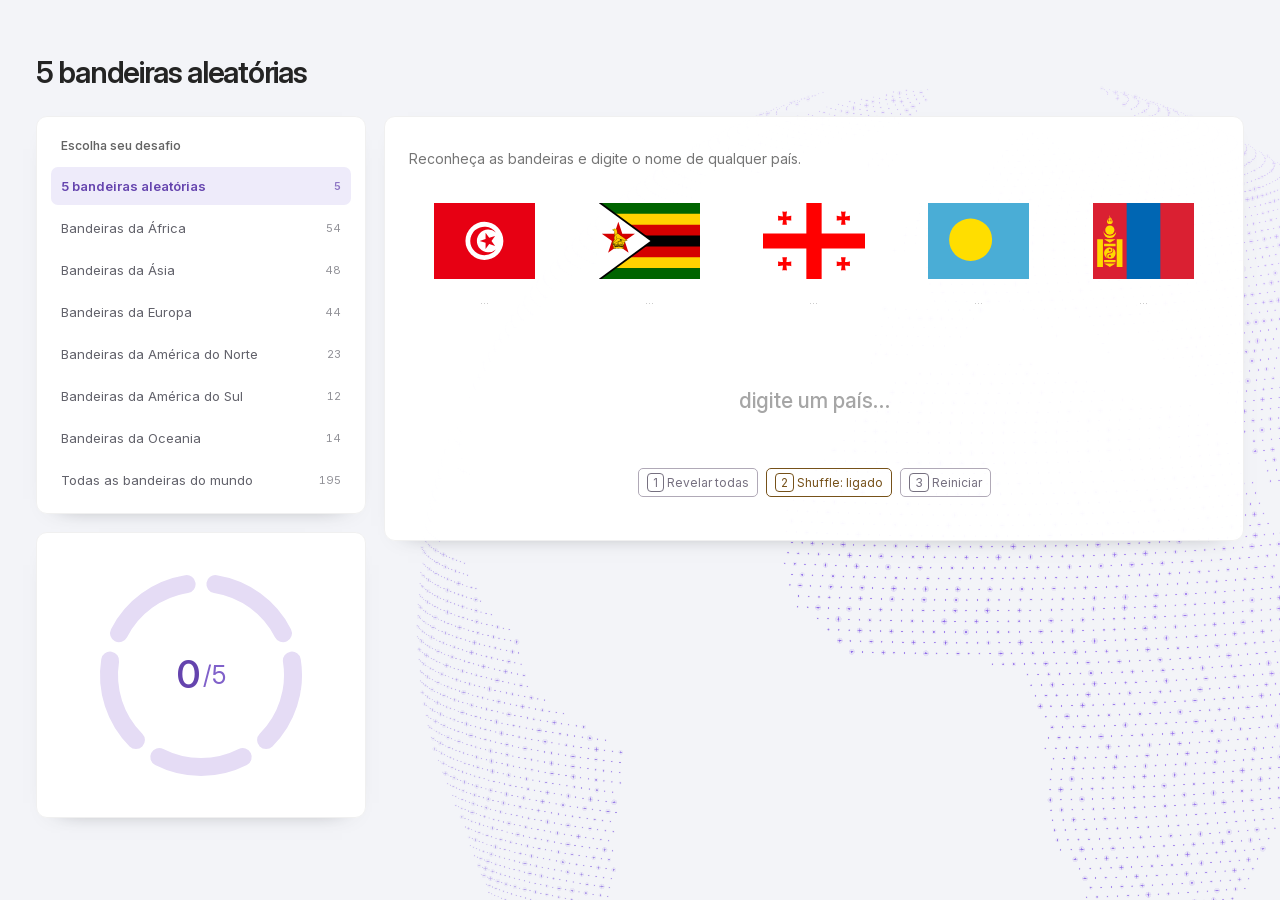
<file: index.html>
<!doctype html>
<html lang="pt-BR">
<head>
  <meta charset="utf-8">
  <meta name="viewport" content="width=device-width, initial-scale=1">
  <title>5 bandeiras aleatórias</title>
  <link rel="stylesheet" href="design-system.css?v=instant-batches-11">
  <link rel="stylesheet" href="styles.css?v=instant-batches-11">
  <script defer src="countries.js?v=instant-batches-11"></script>
  <script defer src="game.js?v=instant-batches-11"></script>
  <script defer src="modes.js?v=instant-batches-11"></script>
  <script defer src="audio.js?v=instant-batches-11"></script>
  <script defer src="app.js?v=instant-batches-11"></script>
  <script defer src="globe-data.js?v=instant-batches-11"></script>
  <script defer src="globe.js?v=instant-batches-11"></script>
</head>
<body>
  <canvas id="world-background" aria-hidden="true"></canvas>
  <main class="page">
    <header class="intro">
      <h1 id="game-title">5 bandeiras aleatórias</h1>
    </header>
    <div class="dashboard">
      <aside class="sidebar">
        <nav class="panel mode-panel" aria-label="Tipo de jogo" aria-keyshortcuts="ArrowUp ArrowDown" aria-describedby="mode-shortcuts">
          <p id="mode-shortcuts" class="sr-only">Use seta para cima ou seta para baixo para mudar o modo de jogo na ordem do menu. Mudar o modo inicia uma nova rodada.</p>
          <p class="mode-heading">Escolha seu desafio</p>
          <div id="game-modes" class="game-modes"></div>
        </nav>
        <section class="panel progress-panel" aria-label="Seu progresso">
          <div class="gauge" id="progress-gauge" role="progressbar" aria-label="Países descobertos" aria-valuemin="0" aria-valuemax="5" aria-valuenow="0">
            <svg id="progress-segments" viewBox="0 0 240 240" aria-hidden="true" focusable="false"></svg>
            <div class="gauge-value" aria-hidden="true"><span id="gauge-count" class="gauge-count">0</span><span id="gauge-total" class="gauge-total">/5</span></div>
          </div>
          <p id="filled-count" class="sr-only" aria-live="polite">0 de 5 países completos</p>
        </section>
      </aside>
      <div class="main-column">
        <section class="panel game-panel" aria-label="Desafio de bandeiras">
          <p class="game-description">Reconheça as bandeiras e digite o nome de qualquer país.</p>
          <form id="game-form" autocomplete="off">
            <div class="flags-grid" id="flags-grid"></div>
            <div id="batch-controls" class="batch-controls" hidden>
              <button id="batch-previous" type="button" class="reveal-button" aria-label="Leva anterior, seta para a esquerda" aria-keyshortcuts="ArrowLeft" title="Leva anterior (←)">←</button>
              <span id="batch-label" role="status" aria-live="polite"></span>
              <button id="batch-next" type="button" class="reveal-button" aria-label="Próxima leva, seta para a direita" aria-keyshortcuts="ArrowRight" title="Próxima leva (→)">→</button>
            </div>
            <div class="typing-area">
              <label class="sr-only" for="country-input">Digite o nome de qualquer país das bandeiras</label>
              <input id="country-input" class="country-input" type="text" placeholder="digite um país…" spellcheck="false" autocomplete="off" autocapitalize="none" aria-describedby="typing-hint">
              <p id="typing-hint" class="sr-only">Digite qualquer um dos países · Backspace para corrigir</p>
            </div>
            <div class="game-controls">
              <button id="reveal-button" type="button" class="reveal-button" aria-keyshortcuts="1" aria-label="Revelar todas as respostas pendentes, atalho 1"><kbd>1</kbd> Revelar todas</button>
              <button id="shuffle-button" type="button" class="reveal-button" aria-pressed="true" aria-keyshortcuts="2" aria-label="Alternar shuffle, atalho 2"><kbd>2</kbd> <span id="shuffle-label">Shuffle: ligado</span></button>
              <button id="restart-round" type="button" class="reveal-button" aria-keyshortcuts="3" aria-label="Reiniciar a rodada atual, atalho 3"><kbd>3</kbd> Reiniciar</button>
            </div>
            <p id="answer-hint" class="answer-hint" hidden>Enter para confirmar este país, ou continue digitando um nome maior.</p>
            <div class="round-bottom">
              <div id="round-status" class="round-status" role="status" aria-live="polite" aria-atomic="true"></div>
              <button type="button" id="new-round" class="ds-button" hidden>Nova rodada ↗</button>
            </div>
          </form>
          <noscript><p class="notice">Ative o JavaScript no navegador para jogar.</p></noscript>
        </section>
      </div>
    </div>
  </main>
</body>
</html>
</file>
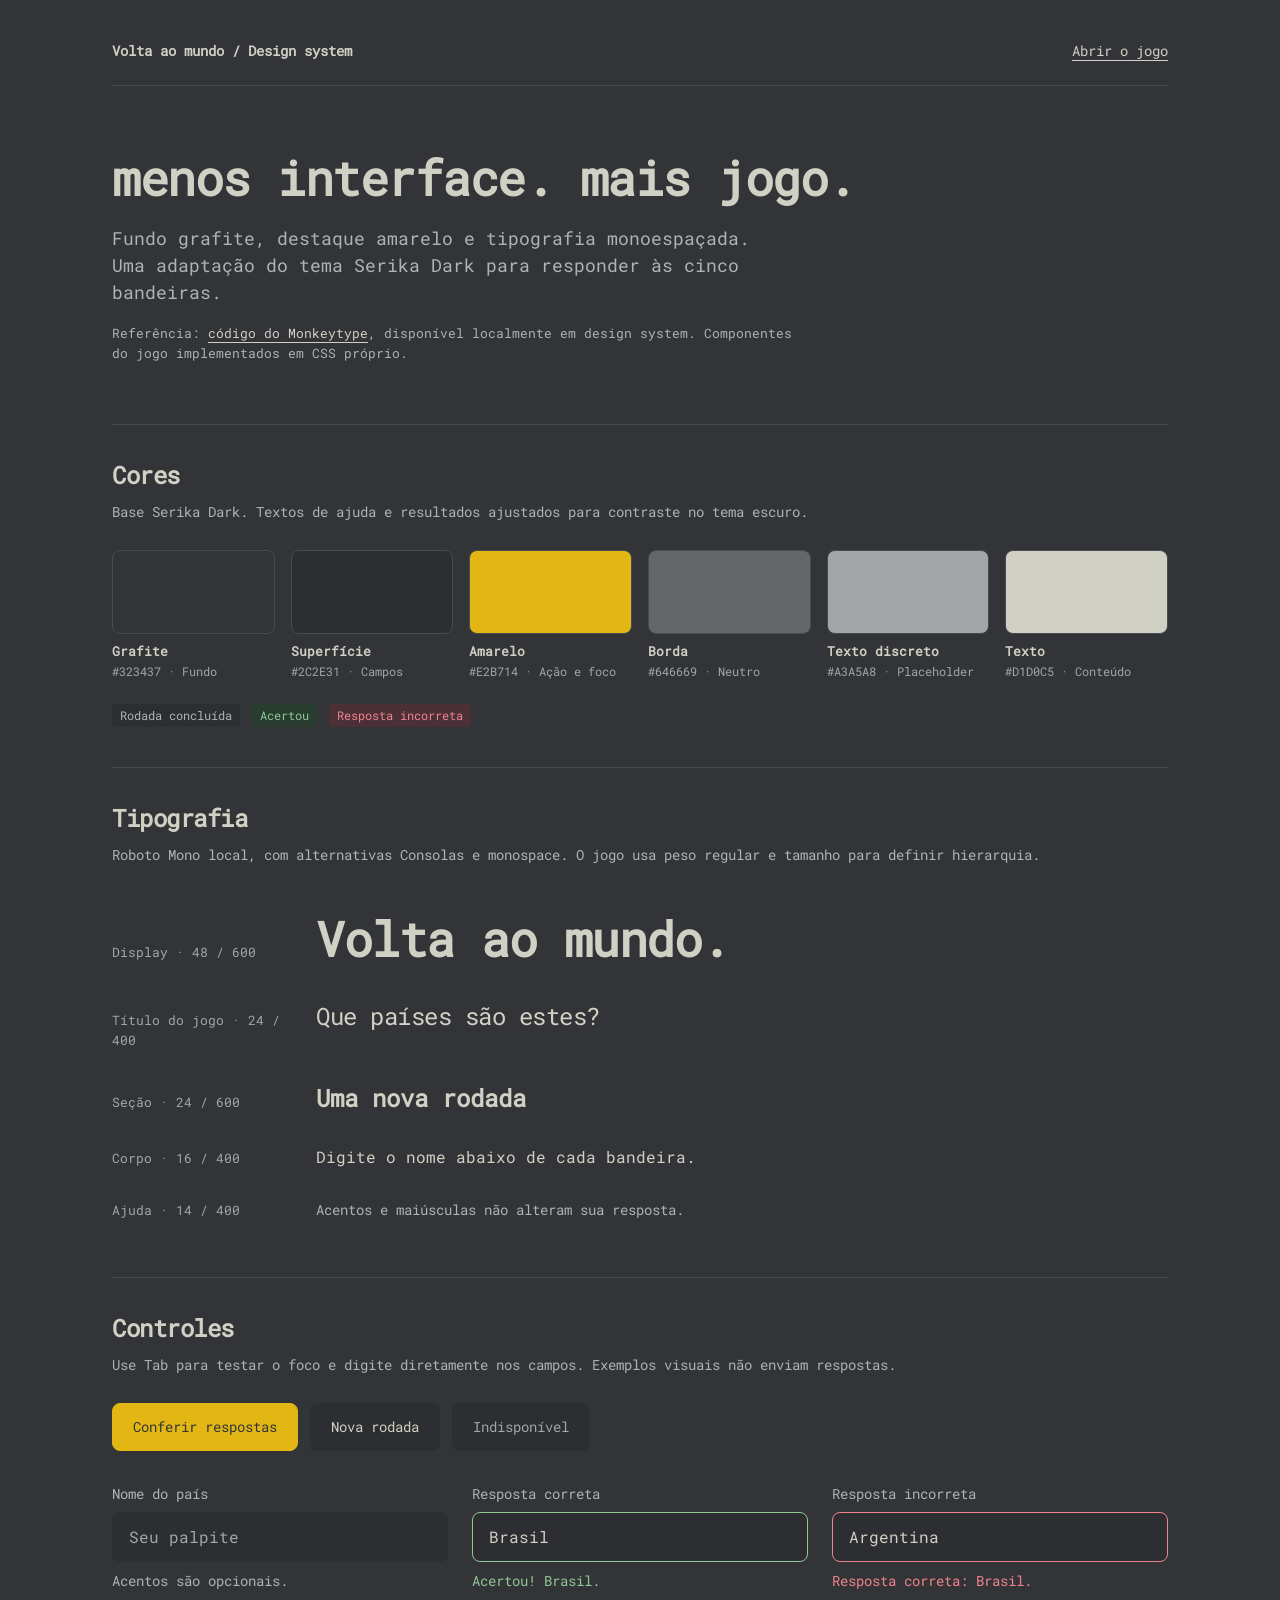
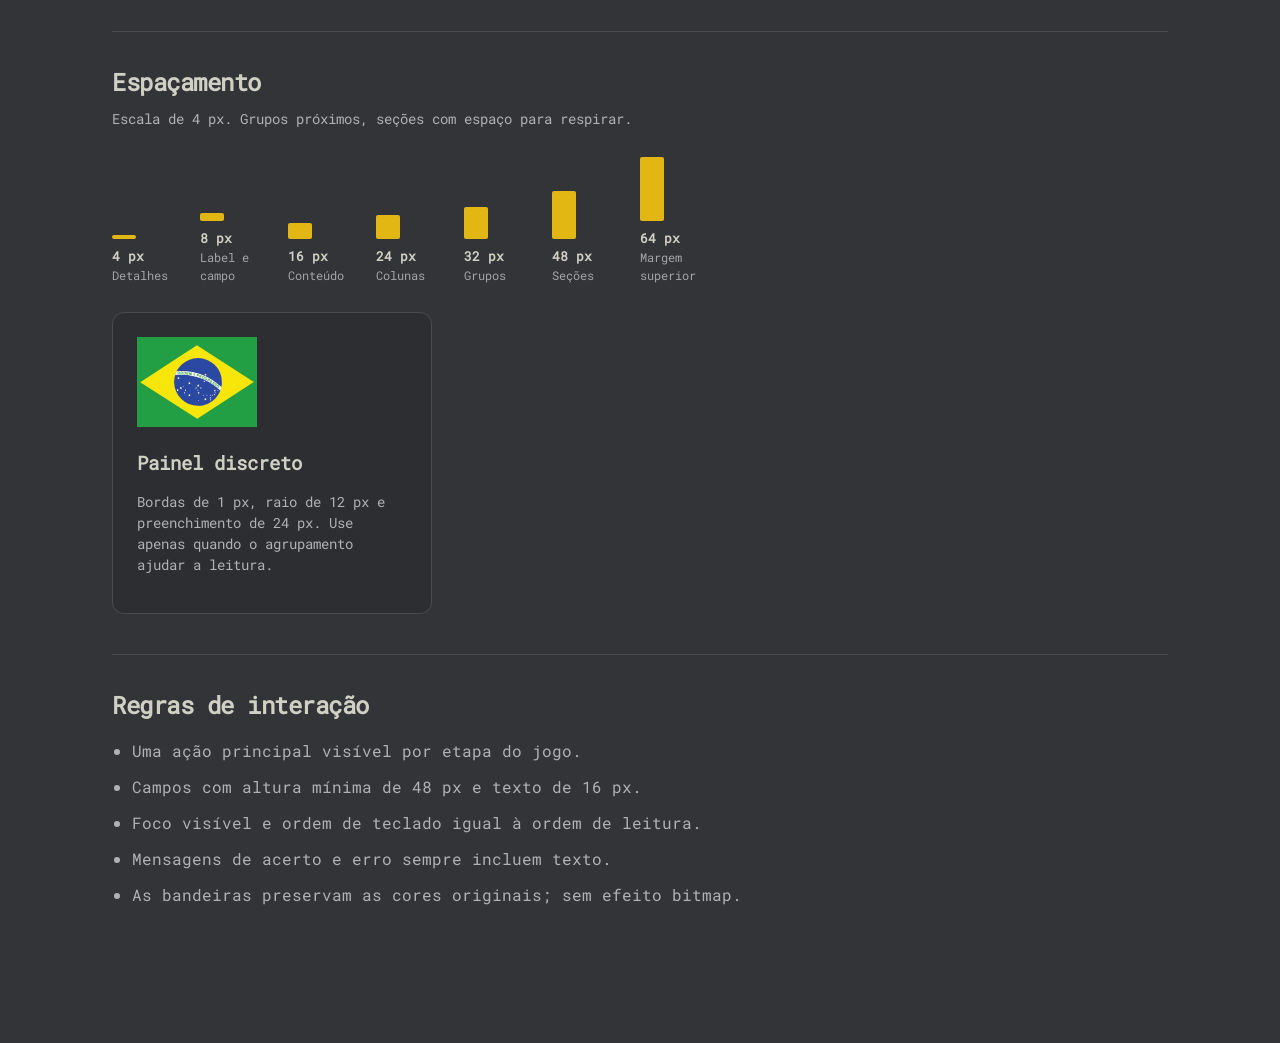
<file: design-system.html>
<!doctype html>
<html lang="pt-BR">
<head>
  <meta charset="utf-8">
  <meta name="viewport" content="width=device-width, initial-scale=1">
  <title>Design system — Volta ao mundo</title>
  <link rel="stylesheet" href="design-system.css">
  <style>
    * { box-sizing: border-box; }
    body { margin: 0; background: var(--ds-bg); color: var(--ds-text); font-family: var(--ds-font); line-height: 1.5; }
    main { max-width: var(--ds-container); margin: auto; padding: 40px 32px 80px; }
    nav { display: flex; justify-content: space-between; gap: 16px; padding-bottom: 24px; border-bottom: 1px solid var(--ds-divider); font-size: 14px; }
    a { color: var(--ds-text); text-underline-offset: 4px; }
    a:focus-visible { outline: 2px solid var(--ds-focus); outline-offset: 4px; }
    header { padding: 64px 0 48px; }
    h1 { margin: 0 0 20px; font-size: clamp(32px, 5vw, 48px); letter-spacing: -1.5px; line-height: 1.15; font-weight: 600; }
    header p { max-width: 680px; font-size: 18px; color: var(--ds-text-secondary); }
    header .source { font-size: 13px; }
    section { padding: 32px 0 40px; border-top: 1px solid var(--ds-divider); }
    h2 { margin: 0 0 8px; font-size: 24px; font-weight: 600; letter-spacing: -.5px; }
    .description { margin: 0 0 28px; color: var(--ds-text-secondary); font-size: 14px; }
    .palette { display: grid; grid-template-columns: repeat(6, minmax(0, 1fr)); gap: 16px; }
    .swatch { height: 84px; border: 1px solid var(--ds-divider); border-radius: var(--ds-radius-md); background: var(--swatch); }
    figure { margin: 0; min-width: 0; }
    figcaption { font-size: 13px; margin-top: 8px; font-weight: 600; }
    figcaption span { display: block; color: var(--ds-text-muted); font-weight: 400; font-size: 12px; }
    .type-row { display: grid; grid-template-columns: 180px minmax(0, 1fr); gap: 24px; align-items: baseline; padding: 16px 0; }
    .type-row small { color: var(--ds-text-muted); }
    .type-row p { margin: 0; line-height: 1.25; overflow-wrap: anywhere; }
    .examples { display: flex; flex-wrap: wrap; gap: 12px; align-items: center; }
    .forms { display: grid; grid-template-columns: repeat(3, minmax(0, 1fr)); gap: 24px; margin-top: 32px; }
    .space-scale { display: flex; gap: 24px; align-items: flex-end; flex-wrap: wrap; }
    .space-scale figure { width: 64px; }
    .space-bar { width: 24px; height: var(--size); background: var(--ds-action); border-radius: 2px; }
    .sample { max-width: 320px; margin-top: 28px; }
    .sample h3 { margin: 16px 0 8px; font-weight: 600; }
    .sample img { width: 120px; height: 90px; object-fit: contain; }
    .sample p { font-size: 14px; color: var(--ds-text-secondary); }
    .rules { max-width: 760px; padding-left: 20px; color: var(--ds-text-secondary); }
    .rules li { margin-bottom: 12px; }
    @media (max-width: 760px) { main { padding: 24px 20px 48px; } header { padding: 40px 0; } .palette { grid-template-columns: repeat(3, minmax(0, 1fr)); } .forms { grid-template-columns: 1fr; } .type-row { grid-template-columns: 1fr; gap: 8px; } nav { flex-wrap: wrap; } }
  </style>
</head>
<body>
  <main>
    <nav aria-label="Navegação"><strong>Volta ao mundo / Design system</strong><a href="index.html">Abrir o jogo</a></nav>
    <header>
      <h1>menos interface. mais jogo.</h1>
      <p>Fundo grafite, destaque amarelo e tipografia monoespaçada. Uma adaptação do tema Serika Dark para responder às cinco bandeiras.</p>
      <p class="source">Referência: <a href="https://github.com/monkeytypegame/monkeytype">código do Monkeytype</a>, disponível localmente em design system. Componentes do jogo implementados em CSS próprio.</p>
    </header>
    <section aria-labelledby="colors">
      <h2 id="colors">Cores</h2><p class="description">Base Serika Dark. Textos de ajuda e resultados ajustados para contraste no tema escuro.</p>
      <div class="palette">
        <figure><div class="swatch" style="--swatch:var(--ds-bg)"></div><figcaption>Grafite<span>#323437 · Fundo</span></figcaption></figure>
        <figure><div class="swatch" style="--swatch:var(--ds-surface)"></div><figcaption>Superfície<span>#2C2E31 · Campos</span></figcaption></figure>
        <figure><div class="swatch" style="--swatch:var(--ds-action)"></div><figcaption>Amarelo<span>#E2B714 · Ação e foco</span></figcaption></figure>
        <figure><div class="swatch" style="--swatch:var(--ds-border)"></div><figcaption>Borda<span>#646669 · Neutro</span></figcaption></figure>
        <figure><div class="swatch" style="--swatch:var(--ds-text-muted)"></div><figcaption>Texto discreto<span>#A3A5A8 · Placeholder</span></figcaption></figure>
        <figure><div class="swatch" style="--swatch:var(--ds-text)"></div><figcaption>Texto<span>#D1D0C5 · Conteúdo</span></figcaption></figure>
      </div>
      <div class="examples" style="margin-top:24px"><span class="ds-badge">Rodada concluída</span><span class="ds-badge ds-badge--success">Acertou</span><span class="ds-badge ds-badge--error">Resposta incorreta</span></div>
    </section>
    <section aria-labelledby="type">
      <h2 id="type">Tipografia</h2><p class="description">Roboto Mono local, com alternativas Consolas e monospace. O jogo usa peso regular e tamanho para definir hierarquia.</p>
      <div class="type-row"><small>Display · 48 / 600</small><p style="font-size:var(--ds-display);font-weight:600;letter-spacing:-1.5px">Volta ao mundo.</p></div>
      <div class="type-row"><small>Título do jogo · 24 / 400</small><p style="font-size:var(--ds-heading-sm);font-weight:400;letter-spacing:-.5px">Que países são estes?</p></div>
      <div class="type-row"><small>Seção · 24 / 600</small><p style="font-size:var(--ds-heading-sm);font-weight:600">Uma nova rodada</p></div>
      <div class="type-row"><small>Corpo · 16 / 400</small><p style="font-size:var(--ds-text-md);line-height:1.5">Digite o nome abaixo de cada bandeira.</p></div>
      <div class="type-row"><small>Ajuda · 14 / 400</small><p style="font-size:var(--ds-text-sm);color:var(--ds-text-secondary)">Acentos e maiúsculas não alteram sua resposta.</p></div>
    </section>
    <section aria-labelledby="components">
      <h2 id="components">Controles</h2><p class="description">Use Tab para testar o foco e digite diretamente nos campos. Exemplos visuais não enviam respostas.</p>
      <div class="examples"><button type="button" class="ds-button">Conferir respostas</button><button type="button" class="ds-button ds-button--secondary">Nova rodada</button><button type="button" class="ds-button" disabled>Indisponível</button></div>
      <div class="forms">
        <div><label class="ds-label" for="example-default">Nome do país</label><input class="ds-input" id="example-default" placeholder="Seu palpite" aria-describedby="help-default"><p class="ds-help" id="help-default">Acentos são opcionais.</p></div>
        <div><label class="ds-label" for="example-success">Resposta correta</label><input class="ds-input ds-input--success" id="example-success" value="Brasil" aria-describedby="help-success" readonly><p class="ds-help ds-help--success" id="help-success">Acertou! Brasil.</p></div>
        <div><label class="ds-label" for="example-error">Resposta incorreta</label><input class="ds-input ds-input--error" id="example-error" value="Argentina" aria-describedby="help-error" readonly><p class="ds-help ds-help--error" id="help-error">Resposta correta: Brasil.</p></div>
      </div>
    </section>
    <section aria-labelledby="spacing">
      <h2 id="spacing">Espaçamento</h2><p class="description">Escala de 4 px. Grupos próximos, seções com espaço para respirar.</p>
      <div class="space-scale">
        <figure><div class="space-bar" style="--size:4px"></div><figcaption>4 px<span>Detalhes</span></figcaption></figure>
        <figure><div class="space-bar" style="--size:8px"></div><figcaption>8 px<span>Label e campo</span></figcaption></figure>
        <figure><div class="space-bar" style="--size:16px"></div><figcaption>16 px<span>Conteúdo</span></figcaption></figure>
        <figure><div class="space-bar" style="--size:24px"></div><figcaption>24 px<span>Colunas</span></figcaption></figure>
        <figure><div class="space-bar" style="--size:32px"></div><figcaption>32 px<span>Grupos</span></figcaption></figure>
        <figure><div class="space-bar" style="--size:48px"></div><figcaption>48 px<span>Seções</span></figcaption></figure>
        <figure><div class="space-bar" style="--size:64px"></div><figcaption>64 px<span>Margem superior</span></figcaption></figure>
      </div>
      <div class="ds-panel sample"><img src="assets/flags/br.svg" alt="Bandeira do Brasil"><h3>Painel discreto</h3><p>Bordas de 1 px, raio de 12 px e preenchimento de 24 px. Use apenas quando o agrupamento ajudar a leitura.</p></div>
    </section>
    <section aria-labelledby="interaction">
      <h2 id="interaction">Regras de interação</h2>
      <ul class="rules"><li>Uma ação principal visível por etapa do jogo.</li><li>Campos com altura mínima de 48 px e texto de 16 px.</li><li>Foco visível e ordem de teclado igual à ordem de leitura.</li><li>Mensagens de acerto e erro sempre incluem texto.</li><li>As bandeiras preservam as cores originais; sem efeito bitmap.</li></ul>
    </section>
  </main>
</body>
</html>
</file>
<file: design-system.css>
/* Referência: Monkeytype, Serika Dark. Implementação própria para o jogo local. */
@font-face {
  font-family: 'Roboto Mono';
  font-style: normal;
  font-weight: 400;
  font-display: swap;
  src: url('assets/fonts/RobotoMono-Regular.woff2') format('woff2');
}
:root {
  color-scheme: dark;
  --ds-white: #ffffff;
  --ds-gray-25: #fcfcfd;
  --ds-gray-50: #f9fafb;
  --ds-gray-100: #f2f4f7;
  --ds-gray-200: #eaecf0;
  --ds-gray-300: #d0d5dd;
  --ds-gray-400: #98a2b3;
  --ds-gray-500: #667085;
  --ds-gray-600: #475467;
  --ds-gray-700: #344054;
  --ds-gray-800: #1d2939;
  --ds-gray-900: #101828;
  --ds-gray-950: #0c111d;
  --ds-success-50: #283d30;
  --ds-success-600: #91c795;
  --ds-success-700: #91c795;
  --ds-error-50: #4b3037;
  --ds-error-600: #f0838e;
  --ds-error-700: #f0838e;
  --ds-bg: #323437;
  --ds-surface: #2c2e31;
  --ds-text: #d1d0c5;
  --ds-text-secondary: #b0b2b5;
  --ds-text-muted: #a3a5a8;
  --ds-border: #646669;
  --ds-divider: #484b50;
  --ds-action: #e2b714;
  --ds-action-hover: #d1d0c5;
  --ds-focus: #e2b714;
  --ds-font: 'Roboto Mono', Consolas, monospace;
  --ds-text-xs: .75rem;
  --ds-text-sm: .875rem;
  --ds-text-md: 1rem;
  --ds-text-lg: 1.125rem;
  --ds-text-xl: 1.25rem;
  --ds-heading-sm: 1.5rem;
  --ds-heading-md: 2rem;
  --ds-display: 3rem;
  --ds-weight-regular: 400;
  --ds-weight-medium: 500;
  --ds-weight-semibold: 600;
  --ds-weight-bold: 700;
  --ds-space-1: 4px;
  --ds-space-2: 8px;
  --ds-space-3: 12px;
  --ds-space-4: 16px;
  --ds-space-5: 20px;
  --ds-space-6: 24px;
  --ds-space-8: 32px;
  --ds-space-10: 40px;
  --ds-space-12: 48px;
  --ds-space-16: 64px;
  --ds-space-20: 80px;
  --ds-radius-sm: 4px;
  --ds-radius-md: 8px;
  --ds-radius-lg: 12px;
  --ds-shadow-xs: none;
  --ds-shadow-sm: none;
  --ds-control-height: 48px;
  --ds-container: 1120px;
  --ds-motion: 120ms ease;
}
.ds-button {
  display: inline-flex; align-items: center; justify-content: center;
  min-height: var(--ds-control-height); padding: var(--ds-space-3) var(--ds-space-5);
  border: 1px solid var(--ds-action); border-radius: var(--ds-radius-md);
  background: var(--ds-action); color: var(--ds-bg); font: var(--ds-weight-regular) var(--ds-text-sm)/1.5 var(--ds-font);
  box-shadow: var(--ds-shadow-xs); cursor: pointer;
  transition: background var(--ds-motion), border-color var(--ds-motion);
}
.ds-button:hover:not(:disabled) { background: var(--ds-action-hover); border-color: var(--ds-action-hover); }
.ds-button--secondary { background: var(--ds-surface); color: var(--ds-text); border-color: transparent; }
.ds-button--secondary:hover:not(:disabled) { background: var(--ds-text); color: var(--ds-bg); border-color: transparent; }
.ds-button:disabled { background: var(--ds-surface); border-color: transparent; color: var(--ds-text-muted); box-shadow: none; cursor: default; }
.ds-label { display: block; margin-bottom: var(--ds-space-2); color: var(--ds-text-secondary); font-size: var(--ds-text-sm); font-weight: var(--ds-weight-regular); }
.ds-input {
  display: block; width: 100%; min-width: 0; min-height: var(--ds-control-height);
  padding: var(--ds-space-3) var(--ds-space-4); border: 1px solid transparent;
  border-radius: var(--ds-radius-md); background: var(--ds-surface); color: var(--ds-text);
  font: var(--ds-weight-regular) var(--ds-text-md)/1.5 var(--ds-font);
  box-shadow: var(--ds-shadow-xs); cursor: text; caret-color: var(--ds-action);
}
.ds-input::placeholder { color: var(--ds-text-muted); }
.ds-input:disabled { background: var(--ds-surface); color: var(--ds-text-muted); opacity: 1; cursor: default; }
.ds-input[aria-invalid="true"], .ds-input--error { border-color: var(--ds-error-600); }
.ds-input--success { border-color: var(--ds-success-600); }
.ds-help { margin: var(--ds-space-2) 0 0; color: var(--ds-text-secondary); font-size: var(--ds-text-sm); line-height: 1.5; }
.ds-help--error { color: var(--ds-error-700); }
.ds-help--success { color: var(--ds-success-700); }
.ds-panel { border: 1px solid var(--ds-divider); border-radius: var(--ds-radius-lg); padding: var(--ds-space-6); background: var(--ds-surface); }
.ds-badge { display: inline-block; padding: 2px var(--ds-space-2); border-radius: var(--ds-radius-sm); background: var(--ds-surface); color: var(--ds-text-secondary); font-size: var(--ds-text-xs); font-weight: var(--ds-weight-regular); line-height: 1.6; }
.ds-badge--success { background: var(--ds-success-50); color: var(--ds-success-700); }
.ds-badge--error { background: var(--ds-error-50); color: var(--ds-error-700); }
:where(.ds-button, .ds-input):focus-visible { outline: 2px solid var(--ds-focus); outline-offset: 3px; }
@media (prefers-reduced-motion: reduce) { .ds-button { transition: none; } }
::selection { background: var(--ds-action); color: var(--ds-bg); }
</file>
<file: styles.css>
@font-face { font-family: 'Inter'; src: url('assets/fonts/InterVariable.woff2') format('woff2'); font-style: normal; font-weight: 100 900; font-display: swap; }
:root { color-scheme: light; --ds-bg:#f3f4f8; --ds-surface:#f7f7f7; --ds-text:#242424; --ds-text-secondary:#636363; --ds-text-muted:#797979; --ds-action:#292929; --ds-action-hover:#454545; --ds-focus:#377eb3; --ds-border:#e4e4e4; --ds-divider:#ececec; --ds-success-700:#218641; --ds-font:'Inter', -apple-system, BlinkMacSystemFont, 'Segoe UI', sans-serif; }
* { box-sizing:border-box; }
body { margin:0; min-height:100vh; isolation:isolate; background:var(--ds-bg); color:var(--ds-text); font-family:var(--ds-font); -webkit-font-smoothing:antialiased; }
[hidden] { display:none!important; }
.page { position:relative; z-index:1; max-width:1320px; margin:auto; padding:54px 36px 64px; }
.intro { display:flex; justify-content:space-between; align-items:end; margin-bottom:26px; gap:20px; }
h1 { font-size:30px; letter-spacing:-1.3px; margin:0; font-weight:600; }
h1 span { color:#82898c; }
.dashboard { display:grid; grid-template-columns:330px minmax(0,1fr); gap:18px; align-items:start; }
.sidebar,.main-column { display:grid; gap:18px; }
.panel { background:rgba(255,255,255,.96); border:1px solid #f0f0f0; border-radius:11px; padding:22px; box-shadow:0 9px 25px -24px #353a3e; }
.panel-heading { display:flex; align-items:center; justify-content:space-between; gap:10px; min-height:32px; }
h2 { font-size:11px; font-weight:500; margin:0; color:#515151; line-height:1.5; }
h2 span { color:#222; font-size:18px; margin-right:8px; vertical-align:middle; }
.corner-icon { display:grid; place-items:center; border:1px solid #e6e6e6; border-radius:7px; width:30px; height:30px; font-size:15px; }
.progress-panel { display:grid; place-items:center; min-height:284px; }
.gauge { contain:layout paint; transform:translateZ(0); position:relative; width:240px; max-width:100%; aspect-ratio:1; margin:0 auto; }
.gauge-value { color:#6544ae; position:absolute; inset:0; display:flex; align-items:center; justify-content:center; gap:3px; font-variant-numeric:tabular-nums; pointer-events:none; }
.gauge-count { position:relative; display:block; overflow:hidden; width:1ch; height:1.25em; font-size:38px; font-weight:550; line-height:1.25; }
.counter-digit { will-change:transform,opacity; backface-visibility:hidden; position:absolute; inset:0; display:block; text-align:center; }
.gauge-total { color:#8061ca; font-size:25px; font-weight:400; }
.gauge svg { display:block; width:100%; height:100%; overflow:visible; }
.gauge-track,.gauge-fill { fill:none; stroke-width:18; stroke-linecap:round; }
.gauge-track { stroke:#e5dcf5; }
.gauge-fill { stroke:#6544ae; stroke-dasharray:1; stroke-dashoffset:1; opacity:0; transition:stroke-dashoffset 360ms cubic-bezier(.22,1,.36,1),opacity 120ms ease; }
.gauge-segment.complete .gauge-fill { stroke-dashoffset:0; opacity:1; }
.badge { display:inline-block; border-radius:4px; background:#edf8ec; color:#208637; padding:4px 7px; font-size:10px; font-weight:500; white-space:nowrap; }
.game-panel { padding:22px 24px; }
.game-description { margin:10px 0 26px; color:#757575; font-size:12px; line-height:1.6; }
.flags-grid { display:grid; grid-template-columns:repeat(5,minmax(0,1fr)); gap:14px; }
.flag-card { min-width:0; text-align:center; }
.flag-stage { height:85px; display:flex; align-items:center; justify-content:center; }
.flag-stage img { max-width:100%; width:104px; max-height:76px; object-fit:contain; }
.feedback { min-height:30px; font-size:10px; line-height:1.5; color:#aaa; margin:9px 0 0; overflow-wrap:anywhere; }
.correct .feedback { color:var(--ds-success-700); }
.correct img { animation:celebrate 500ms ease; }
.typing-area { display:flex; align-items:center; min-height:120px; margin:18px 0 0; text-align:center; }
.country-input { width:100%; min-height:50px; background:transparent; border:0; border-radius:0; outline:none; text-align:center; color:#252525; caret-color:#3488bd; font:500 24px/1.5 var(--ds-font); padding:6px 0; }
.country-input::placeholder { color:#a6a6a6; font-size:21px; }
.typing-hint { font-size:10px; line-height:1.6; color:#888; margin:8px 0 0; }
.typing-area:focus-within .typing-hint { color:#555; }
.round-bottom { margin-top:15px; display:flex; flex-direction:column; align-items:center; gap:10px; }
.round-status { text-align:center; font-size:11px; color:#24803b; line-height:1.6; }
.round-status:empty { display:none; }
.ds-button { background:#2b2b2b; border-color:#2b2b2b; color:#fff; min-height:34px; padding:7px 12px; border-radius:7px; font:500 12px/1.4 var(--ds-font); }
.ds-button--secondary { color:#555; border:1px solid #e4e4e4; background:#fff; }
.ds-button--secondary:hover:not(:disabled) { color:#222; background:#f3f3f3; border-color:#ddd; }
.sr-only { position:absolute; width:1px; height:1px; padding:0; margin:-1px; overflow:hidden; clip-path:inset(50%); white-space:nowrap; border:0; }
.notice { color:#a32b2b; }
@keyframes arrive { from { opacity:0; transform:translateY(6px); } to { opacity:1; transform:translateY(0); } }
@keyframes celebrate { 0%,100% { transform:scale(1); } 40% { transform:translateY(-5px) scale(1.07); } }
@media(max-width:1000px) { .dashboard { grid-template-columns:270px minmax(0,1fr); }.page { padding:32px 22px; }.panel { padding:18px; }.game-intro h3 { font-size:23px; }.flags-grid { gap:9px; }.flag-stage { height:66px; }.flag-stage img { max-height:55px; } }
@media(max-width:760px) { .intro { align-items:start; flex-direction:column; gap:10px; }.dashboard { grid-template-columns:1fr; }.sidebar { grid-template-columns:1fr; order:2; }.main-column { order:1; }.progress-panel { min-width:0; }.gauge { width:210px; }.game-panel { padding:20px; } }
@media(max-width:480px) { .page { padding:24px 12px; }h1 { font-size:26px; }.sidebar { grid-template-columns:1fr; }.panel { padding:17px; }.game-intro h3 { font-size:22px; }.game-intro .badge { display:none; }.panel-heading h2 { font-size:10px; }.flags-grid { gap:6px; }.flag-stage { height:48px; }.flag-stage img { max-height:42px; }.feedback { font-size:9px; }.pool-heading { font-size:9px; }.country-input { font-size:21px; } }
@media(prefers-reduced-motion:reduce) { *,*::before,*::after { animation:none!important; transition:none!important; } }
@media(prefers-reduced-motion:reduce) { .gauge-fill { transition:stroke-dashoffset 380ms ease-out,opacity 120ms ease!important; } }

h2 { font-size:11px; font-weight:550; letter-spacing:.025em; }
.game-description, .intro>p { font-size:14px; line-height:1.65; }
.typing-hint { font-size:12px; }
.feedback { font-size:11px; }


#world-background { contain:strict; transform:translateZ(0); position:fixed; inset:0; width:100%; height:100%; z-index:0; pointer-events:none; }
.game-panel { padding-top:30px; padding-bottom:28px; }
.game-description { margin:0 0 28px; }

#filled-count.sr-only { margin:-1px; }
@media(max-width:760px) { .game-panel { padding:24px 18px; } .progress-panel { max-width:330px; width:100%; } }

@keyframes counter-rise-in { from { transform:translateY(100%); opacity:0; } to { transform:translateY(0); opacity:1; } }
@keyframes counter-rise-out { from { transform:translateY(0); opacity:1; } to { transform:translateY(-100%); opacity:0; } }
.counter-digit--entering { animation:counter-rise-in 320ms cubic-bezier(.22,1,.36,1) both!important; }
.counter-digit--leaving { animation:counter-rise-out 320ms cubic-bezier(.22,1,.36,1) both!important; }
@media(prefers-reduced-motion:reduce) {
  .counter-digit--entering { animation-duration:380ms!important; }
  .counter-digit--leaving { animation-duration:380ms!important; }
}

/* Navegação e rodadas com todos os países de uma região. */
.mode-panel { padding: 14px; }
.mode-heading { margin: 7px 10px 14px; color: var(--text-secondary, #636363); font-size: 12px; font-weight: 550; }
.game-modes { display: grid; gap: 4px; }
.mode-button { display: flex; align-items: center; justify-content: space-between; gap: 12px; width: 100%; border: 0; border-radius: 7px; padding: 11px 10px; background: transparent; color: #62626b; font: inherit; font-size: 13px; text-align: left; cursor: pointer; transition: background-color 120ms, color 120ms; }
.mode-button:hover { background: #f5f4f9; color: #303034; }
.mode-button[aria-pressed="true"] { background: #eeebfa; color: #6544ae; font-weight: 600; }
.mode-button:focus-visible { outline: 2px solid #8061ca; outline-offset: 2px; }
.mode-count { flex: 0 0 auto; font-size: 11px; font-variant-numeric: tabular-nums; opacity: .7; }
.flags-grid--collection { padding: 8px 6px; align-content: start; grid-template-rows: repeat(3, auto); }
.batch-controls { display: flex; justify-content: center; align-items: center; gap: 12px; margin-top: 12px; color: #767080; font-size: 12px; }
.gauge--dense .gauge-track, .gauge--dense .gauge-fill { stroke-linecap: butt; }
.gauge--dense .gauge-count { font-size: 32px; }
.gauge--dense .gauge-total { font-size: 22px; }
.answer-hint { margin: 0; text-align: center; color: #767080; font-size: 12px; }
.answer-hint[hidden] { display: none; }
@media (max-width: 760px) {
  .sidebar { order: 0; grid-template-columns: minmax(0, 1fr) 150px; align-items: start; }
  .sidebar .progress-panel { padding: 12px 0; min-height: 150px; }
  .sidebar .gauge { width: 145px; }
  .gauge-value .gauge-count { font-size: 25px; }
  .gauge-value .gauge-total { font-size: 17px; }
  .game-modes { grid-template-columns: repeat(2, minmax(0, 1fr)); }
  .mode-button { font-size: 12px; padding: 9px 8px; }
  .mode-count { display: none; }

}
@media (max-width: 480px) {
  .sidebar { grid-template-columns: minmax(0, 1fr) 104px; gap: 10px; }
  .sidebar .progress-panel { min-height: 120px; }
  .sidebar .gauge { width: 104px; }
  .gauge-value .gauge-count { font-size: 20px; }
  .gauge-value .gauge-total { font-size: 12px; }
  .mode-panel { padding: 8px; }
  .game-modes { grid-template-columns: 1fr; }
  .mode-heading { margin: 6px 8px 10px; }
  .flags-grid--collection { grid-template-columns: repeat(3, minmax(0, 1fr)); }
}

.game-controls { display: flex; flex-wrap: wrap; justify-content: center; gap: 8px; margin: 8px 0; color: #767080; font-size: 12px; line-height: 1.6; }
.game-controls kbd { border: 1px solid currentColor; border-radius: 4px; padding: 1px 5px; font: inherit; }
.feedback-note { margin: 3px 0 0; font-size: 10px; line-height: 1.5; color: #767080; }
.feedback-note:empty { display: none; }
.correct .feedback { letter-spacing: normal; color: var(--ds-success-700); }
.revealed .feedback { letter-spacing: normal; color: #765119; }
.revealed { box-shadow: inset 0 0 0 1px #b58b44; }

.reveal-button { background: transparent; color: inherit; border: 1px solid #b0a9b7; border-radius: 5px; padding: 4px 8px; font: 400 12px/1.6 var(--ds-font); cursor: pointer; }
.reveal-button:focus-visible { outline: 2px solid #765119; outline-offset: 3px; }
.reveal-button:disabled { opacity: .5; cursor: default; }

#shuffle-button[aria-pressed="true"] { border-color: #765119; color: #765119; }

.reveal-button kbd { font: inherit; }
</file>
